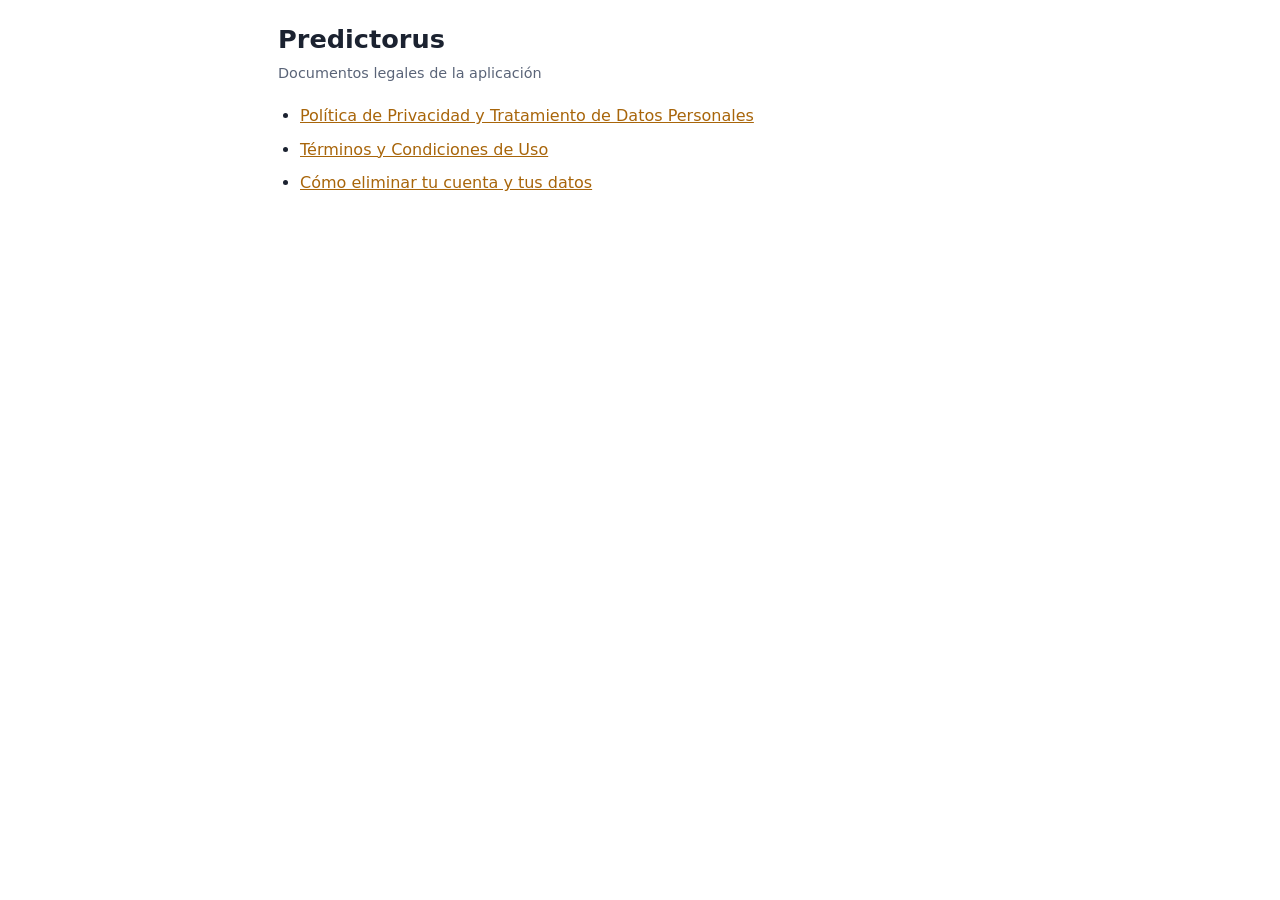
<file: index.html>
<!DOCTYPE html>
<html lang="es-CO">
<head>
<meta charset="utf-8">
<meta name="viewport" content="width=device-width, initial-scale=1">
<title>Predictorus – Documentos legales</title>
<link rel="stylesheet" href="estilos.css">
</head>
<body>
<main>

<h1>Predictorus</h1>
<p class="meta">Documentos legales de la aplicación</p>

<ul>
  <li><a href="privacidad.html">Política de Privacidad y Tratamiento de Datos Personales</a></li>
  <li><a href="terminos.html">Términos y Condiciones de Uso</a></li>
  <li><a href="eliminar-cuenta.html">Cómo eliminar tu cuenta y tus datos</a></li>
</ul>

</main>
</body>
</html>
</file>
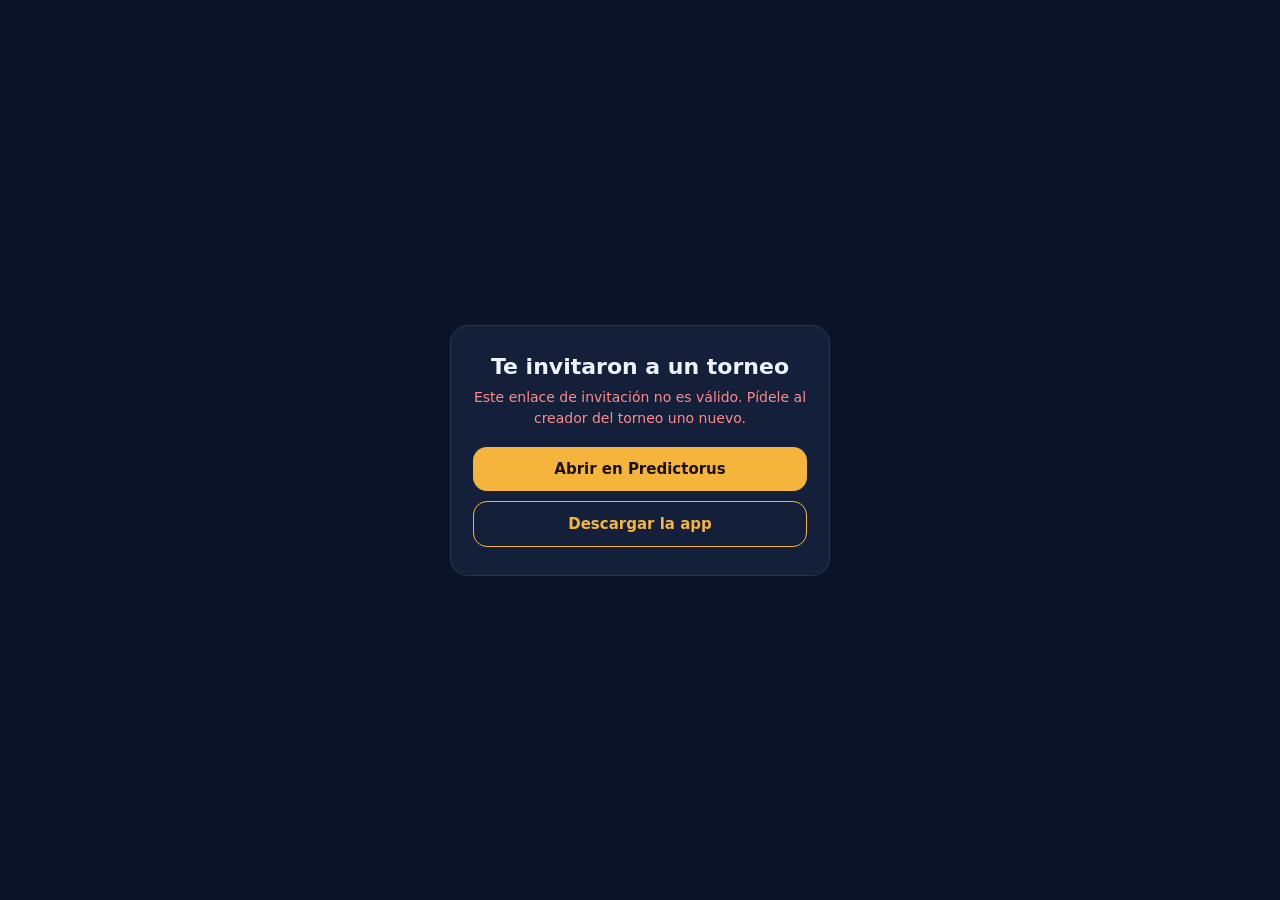
<file: invitar/index.html>
<!DOCTYPE html>
<html lang="es">
<head>
  <meta charset="utf-8">
  <meta name="viewport" content="width=device-width, initial-scale=1">
  <meta name="robots" content="noindex">
  <title>Invitación a un torneo · Predictorus</title>
  <style>
    :root { --fondo:#0b1426; --tarjeta:#14203a; --borde:#243556; --texto:#eef2fb; --suave:#9fb0cf; --acento:#f5b53d; --sobre-acento:#1a1204; }
    * { box-sizing: border-box; }
    body { margin:0; min-height:100vh; display:flex; align-items:center; justify-content:center; padding:20px;
           background:var(--fondo); color:var(--texto); font-family:system-ui,-apple-system,"Segoe UI",Roboto,sans-serif; }
    main { width:100%; max-width:380px; text-align:center; background:var(--tarjeta); border:1px solid var(--borde);
           border-radius:18px; padding:28px 22px; }
    h1 { font-size:22px; margin:0 0 8px; }
    p { color:var(--suave); font-size:14px; line-height:1.5; margin:0 0 18px; }
    a.boton { display:block; padding:13px 16px; border-radius:14px; font-weight:700; font-size:15px; text-decoration:none; margin-top:10px; }
    a.principal { background:var(--acento); color:var(--sobre-acento); }
    a.secundario { border:1px solid var(--acento); color:var(--acento); }
    .error { color:#ff8a8a; }
  </style>
</head>
<body>
  <main>
    <h1>Te invitaron a un torneo</h1>
    <p id="mensaje">Abriendo Predictorus…</p>
    <a id="abrir" class="boton principal" href="#" hidden>Abrir en Predictorus</a>
    <a id="descargar" class="boton secundario" href="#" hidden>Descargar la app</a>
  </main>
  <script>
    (function () {
      // Dónde se descarga la app si no está instalada (cámbialo si la distribuyes de otra forma,
      // por ejemplo con el enlace a tu página de Releases en GitHub)
      var URL_DESCARGA = 'https://play.google.com/store/apps/details?id=com.predictorus.app';

      var params = new URLSearchParams(location.search);
      var torneo = params.get('t') || '';
      var codigo = params.get('k') || '';
      var mensaje = document.getElementById('mensaje');
      var abrir = document.getElementById('abrir');
      var descargar = document.getElementById('descargar');

      // Solo letras y números: es lo que genera la app
      if (!/^[A-Za-z0-9]{10,40}$/.test(torneo) || !/^[A-Za-z0-9]{16,64}$/.test(codigo)) {
        mensaje.textContent = 'Este enlace de invitación no es válido. Pídele al creador del torneo uno nuevo.';
        mensaje.className = 'error';
        return;
      }

      var datos = 'invitar?t=' + torneo + '&k=' + codigo;
      var tienda = URL_DESCARGA;
      descargar.href = tienda;
      var esAndroid = /android/i.test(navigator.userAgent);

      // Android: el intent abre la app y, si no está instalada, lleva a la tienda
      var destino = esAndroid
        ? 'intent://' + datos + '#Intent;scheme=predictorus;package=com.predictorus.app;S.browser_fallback_url=' +
          encodeURIComponent(tienda) + ';end'
        : 'predictorus://' + datos;

      abrir.href = destino;
      abrir.hidden = false;
      descargar.hidden = false;
      mensaje.textContent = esAndroid
        ? 'Si no se abre sola, toca el botón. Necesitas la app de Predictorus con tu sesión iniciada.'
        : 'Esta invitación se abre desde la app de Predictorus en Android.';

      if (esAndroid) location.href = destino;
    })();
  </script>
</body>
</html>
</file>
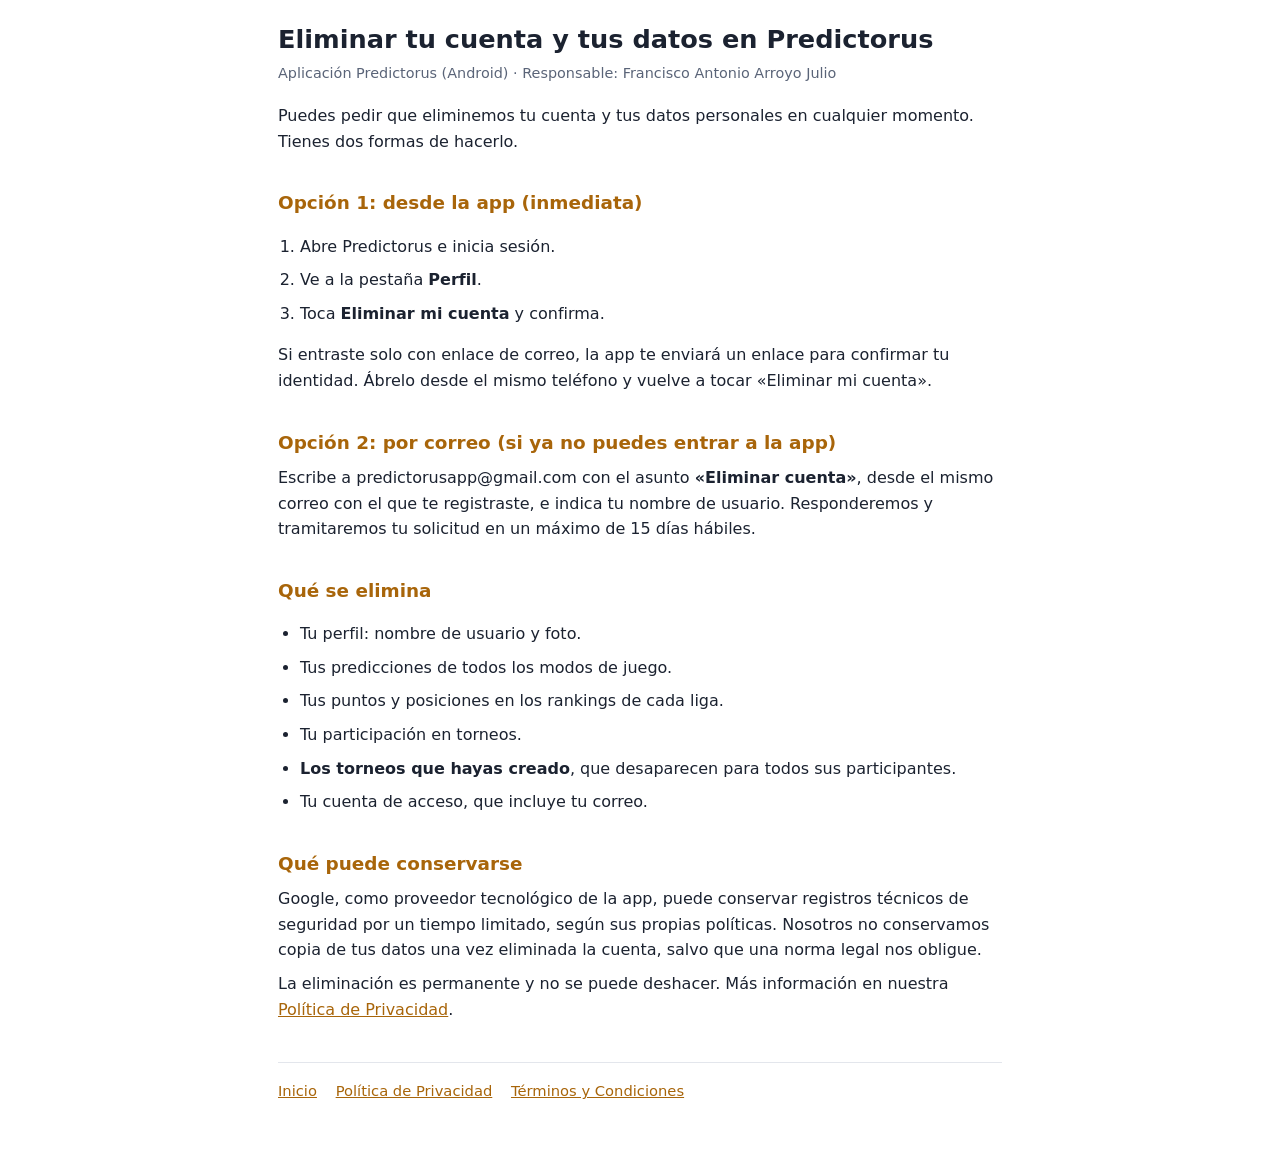
<file: eliminar-cuenta.html>
<!DOCTYPE html>
<html lang="es-CO">
<head>
<meta charset="utf-8">
<meta name="viewport" content="width=device-width, initial-scale=1">
<title>Eliminar tu cuenta y tus datos – Predictorus</title>
<link rel="stylesheet" href="estilos.css">
</head>
<body>
<main>

<h1>Eliminar tu cuenta y tus datos en Predictorus</h1>
<p class="meta">Aplicación Predictorus (Android) · Responsable: Francisco Antonio Arroyo Julio</p>

<p>Puedes pedir que eliminemos tu cuenta y tus datos personales en cualquier momento. Tienes dos formas de hacerlo.</p>

<h2>Opción 1: desde la app (inmediata)</h2>
<ol>
  <li>Abre Predictorus e inicia sesión.</li>
  <li>Ve a la pestaña <strong>Perfil</strong>.</li>
  <li>Toca <strong>Eliminar mi cuenta</strong> y confirma.</li>
</ol>
<p>Si entraste solo con enlace de correo, la app te enviará un enlace para confirmar tu identidad. Ábrelo desde el mismo teléfono y vuelve a tocar «Eliminar mi cuenta».</p>

<h2>Opción 2: por correo (si ya no puedes entrar a la app)</h2>
<p>Escribe a predictorusapp@gmail.com con el asunto <strong>«Eliminar cuenta»</strong>, desde el mismo correo con el que te registraste, e indica tu nombre de usuario. Responderemos y tramitaremos tu solicitud en un máximo de 15 días hábiles.</p>

<h2>Qué se elimina</h2>
<ul>
  <li>Tu perfil: nombre de usuario y foto.</li>
  <li>Tus predicciones de todos los modos de juego.</li>
  <li>Tus puntos y posiciones en los rankings de cada liga.</li>
  <li>Tu participación en torneos.</li>
  <li><strong>Los torneos que hayas creado</strong>, que desaparecen para todos sus participantes.</li>
  <li>Tu cuenta de acceso, que incluye tu correo.</li>
</ul>

<h2>Qué puede conservarse</h2>
<p>Google, como proveedor tecnológico de la app, puede conservar registros técnicos de seguridad por un tiempo limitado, según sus propias políticas. Nosotros no conservamos copia de tus datos una vez eliminada la cuenta, salvo que una norma legal nos obligue.</p>

<p>La eliminación es permanente y no se puede deshacer. Más información en nuestra <a href="privacidad.html#eliminar-cuenta">Política de Privacidad</a>.</p>

<nav class="pie">
  <a href="index.html">Inicio</a>
  <a href="privacidad.html">Política de Privacidad</a>
  <a href="terminos.html">Términos y Condiciones</a>
</nav>

</main>
</body>
</html>
</file>
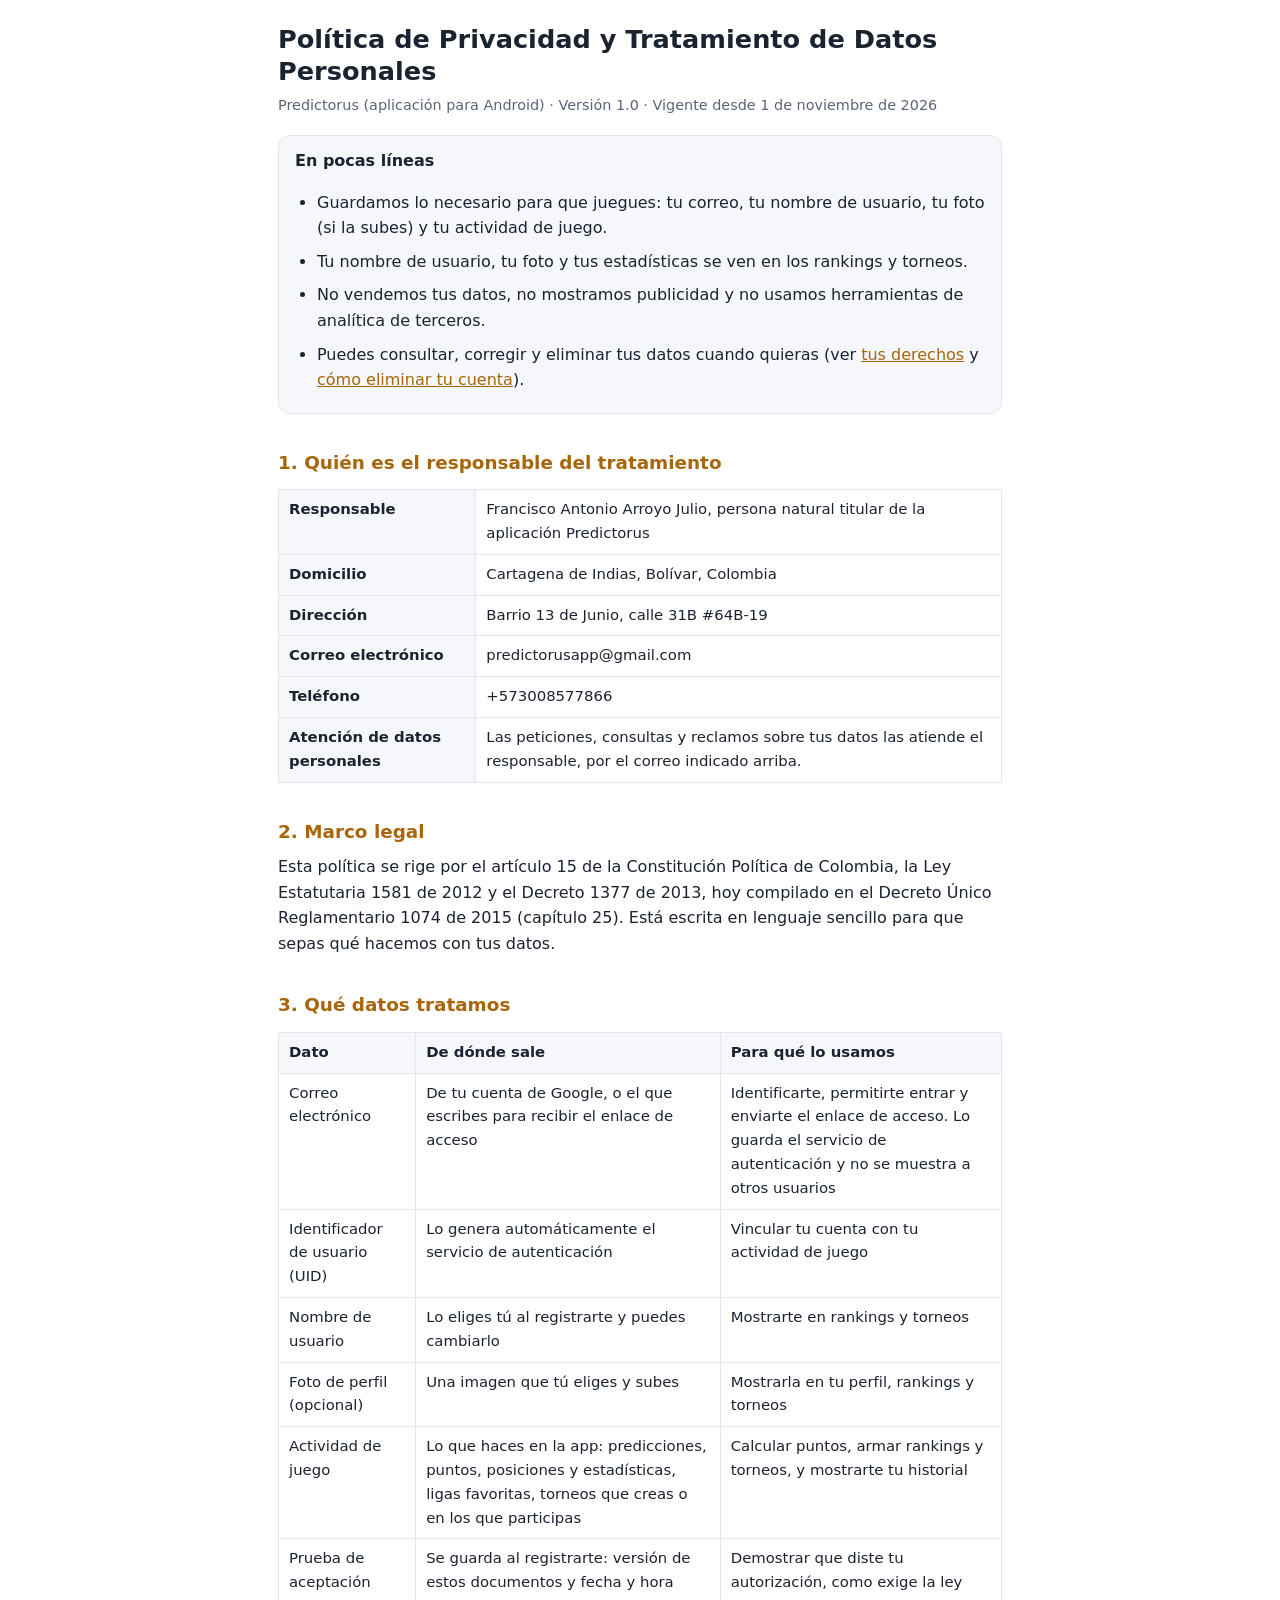
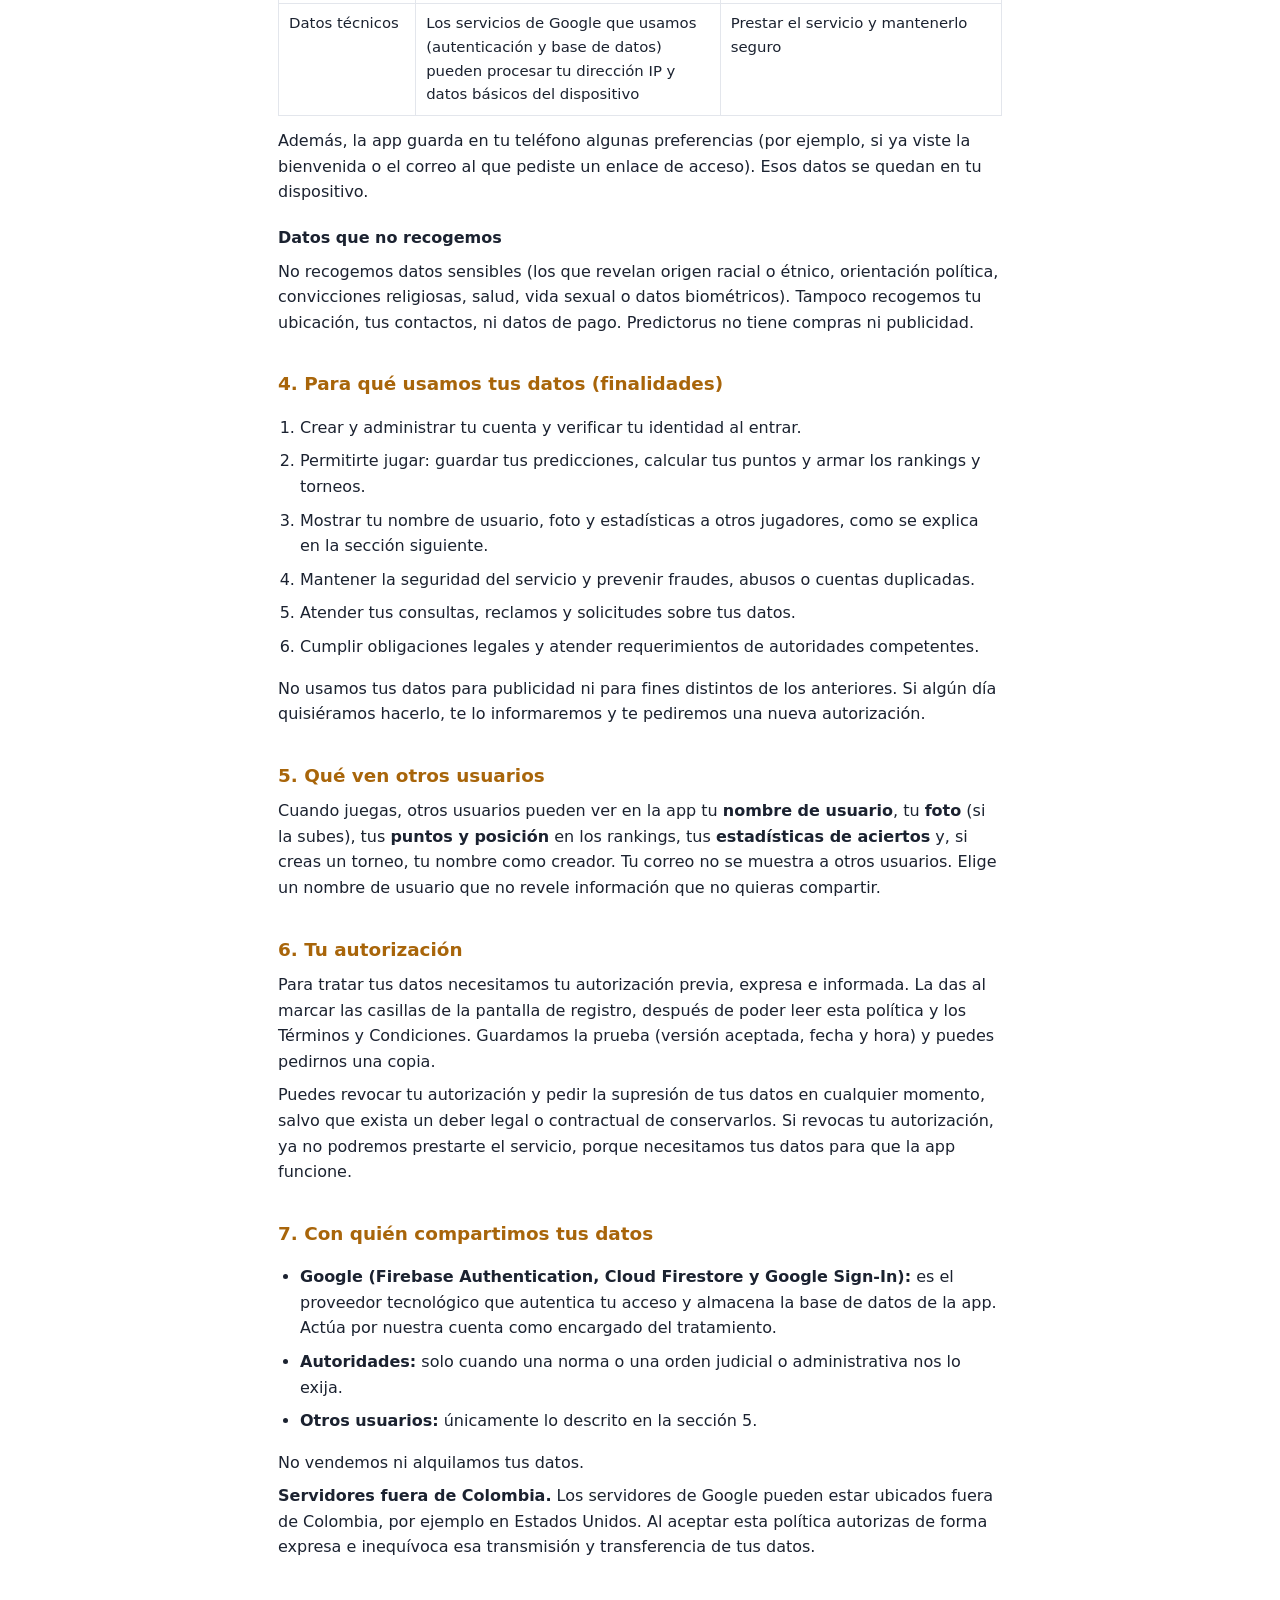
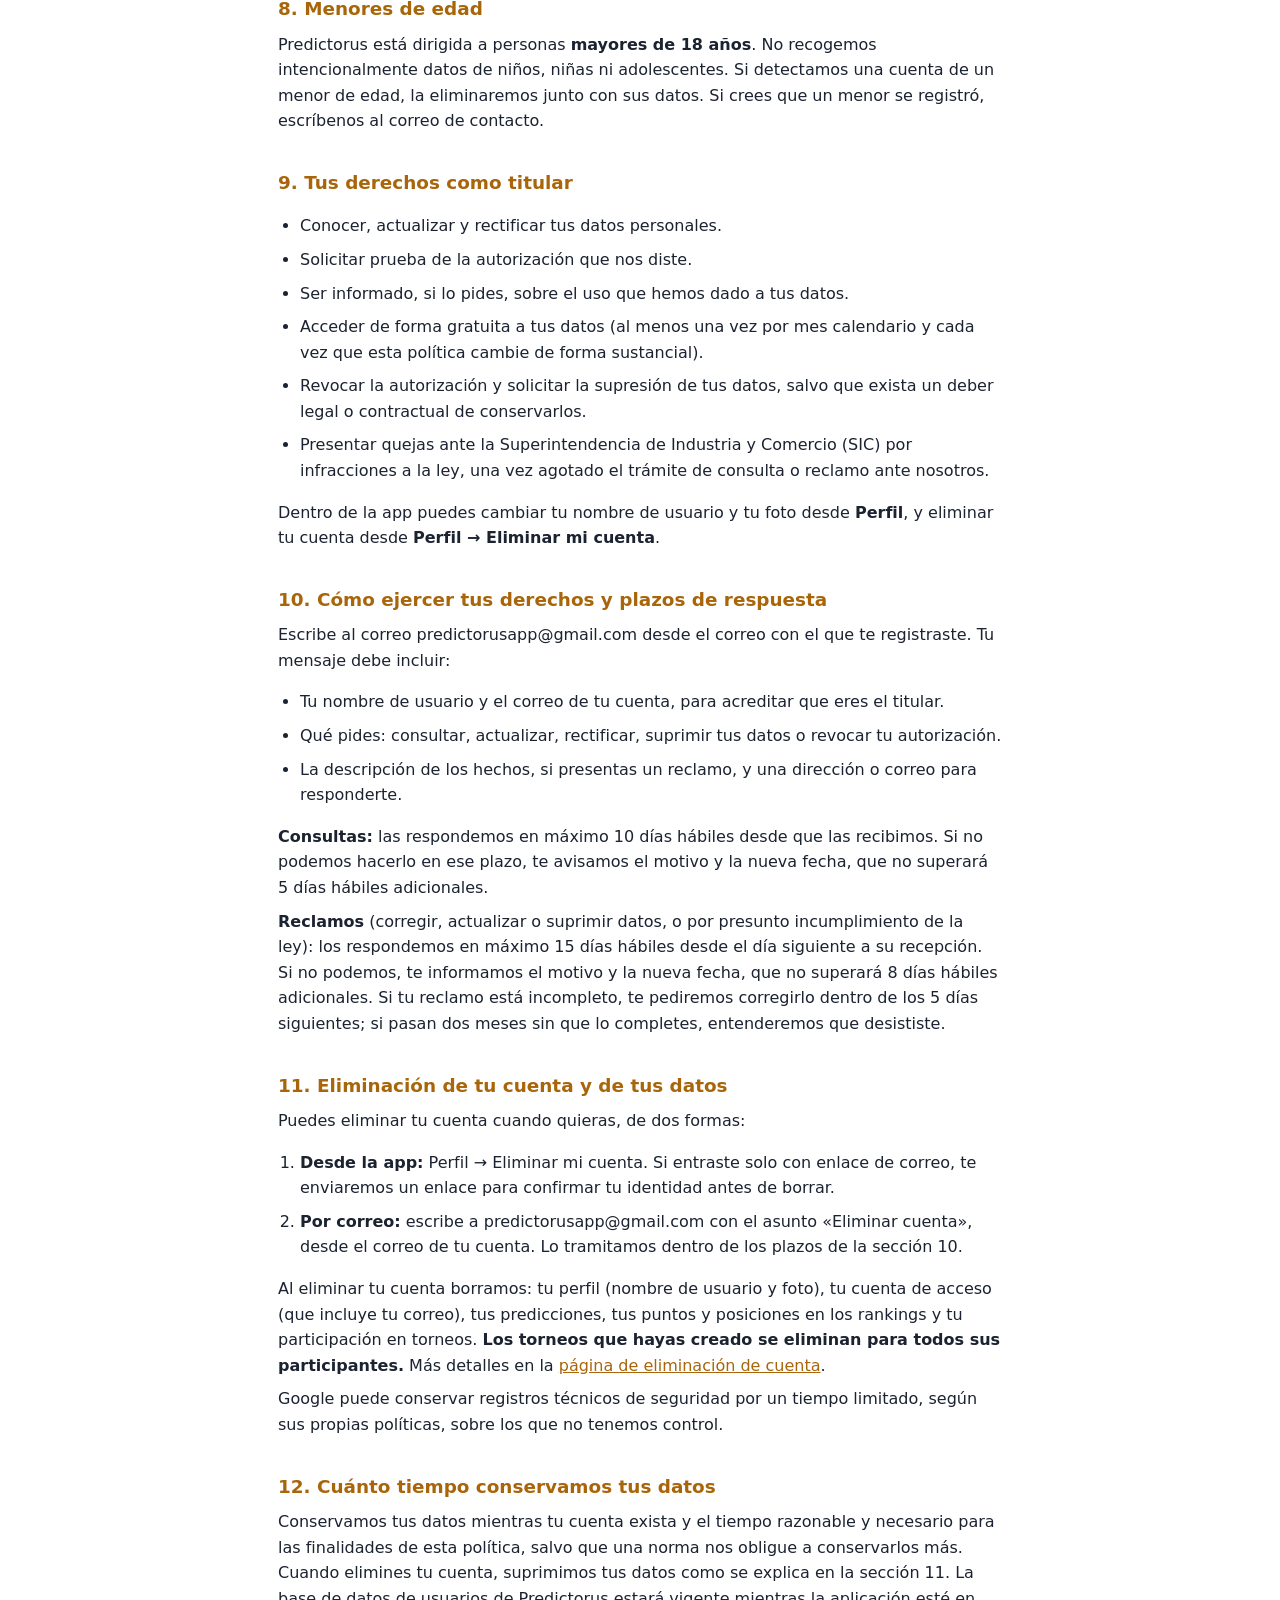
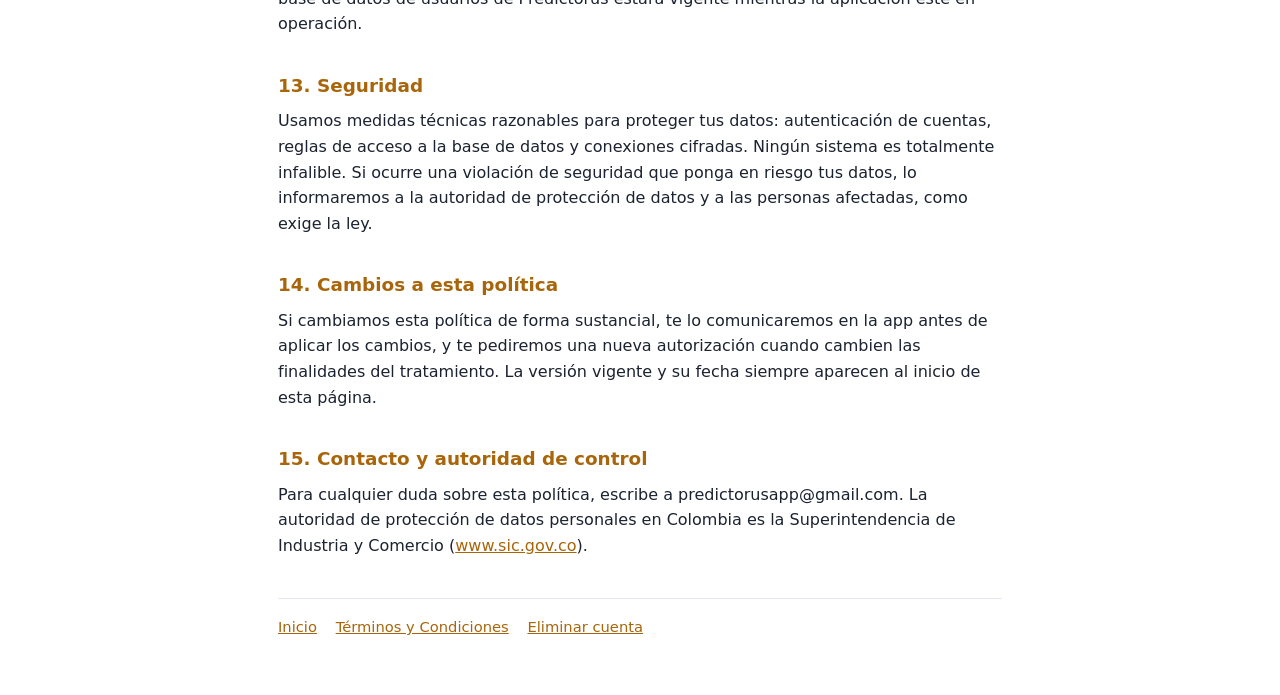
<file: privacidad.html>
<!DOCTYPE html>
<html lang="es-CO">
<head>
<meta charset="utf-8">
<meta name="viewport" content="width=device-width, initial-scale=1">
<title>Política de Privacidad y Tratamiento de Datos Personales – Predictorus</title>
<link rel="stylesheet" href="estilos.css">
</head>
<body>
<main>

<h1>Política de Privacidad y Tratamiento de Datos Personales</h1>
<p class="meta">Predictorus (aplicación para Android) · Versión 1.0 · Vigente desde 1 de noviembre de 2026</p>

<div class="resumen">
  <p><strong>En pocas líneas</strong></p>
  <ul>
    <li>Guardamos lo necesario para que juegues: tu correo, tu nombre de usuario, tu foto (si la subes) y tu actividad de juego.</li>
    <li>Tu nombre de usuario, tu foto y tus estadísticas se ven en los rankings y torneos.</li>
    <li>No vendemos tus datos, no mostramos publicidad y no usamos herramientas de analítica de terceros.</li>
    <li>Puedes consultar, corregir y eliminar tus datos cuando quieras (ver <a href="#derechos">tus derechos</a> y <a href="#eliminar-cuenta">cómo eliminar tu cuenta</a>).</li>
  </ul>
</div>

<h2 id="responsable">1. Quién es el responsable del tratamiento</h2>
<div class="tabla">
<table>
  <tr><th>Responsable</th><td>Francisco Antonio Arroyo Julio, persona natural titular de la aplicación Predictorus</td></tr>
  <tr><th>Domicilio</th><td>Cartagena de Indias, Bolívar, Colombia</td></tr>
  <tr><th>Dirección</th><td>Barrio 13 de Junio, calle 31B #64B-19</td></tr>
  <tr><th>Correo electrónico</th><td>predictorusapp@gmail.com</td></tr>
  <tr><th>Teléfono</th><td>+573008577866</td></tr>
  <tr><th>Atención de datos personales</th><td>Las peticiones, consultas y reclamos sobre tus datos las atiende el responsable, por el correo indicado arriba.</td></tr>
</table>
</div>

<h2 id="marco">2. Marco legal</h2>
<p>Esta política se rige por el artículo 15 de la Constitución Política de Colombia, la Ley Estatutaria 1581 de 2012 y el Decreto 1377 de 2013, hoy compilado en el Decreto Único Reglamentario 1074 de 2015 (capítulo 25). Está escrita en lenguaje sencillo para que sepas qué hacemos con tus datos.</p>

<h2 id="datos">3. Qué datos tratamos</h2>
<div class="tabla">
<table>
  <tr><th>Dato</th><th>De dónde sale</th><th>Para qué lo usamos</th></tr>
  <tr>
    <td>Correo electrónico</td>
    <td>De tu cuenta de Google, o el que escribes para recibir el enlace de acceso</td>
    <td>Identificarte, permitirte entrar y enviarte el enlace de acceso. Lo guarda el servicio de autenticación y no se muestra a otros usuarios</td>
  </tr>
  <tr>
    <td>Identificador de usuario (UID)</td>
    <td>Lo genera automáticamente el servicio de autenticación</td>
    <td>Vincular tu cuenta con tu actividad de juego</td>
  </tr>
  <tr>
    <td>Nombre de usuario</td>
    <td>Lo eliges tú al registrarte y puedes cambiarlo</td>
    <td>Mostrarte en rankings y torneos</td>
  </tr>
  <tr>
    <td>Foto de perfil (opcional)</td>
    <td>Una imagen que tú eliges y subes</td>
    <td>Mostrarla en tu perfil, rankings y torneos</td>
  </tr>
  <tr>
    <td>Actividad de juego</td>
    <td>Lo que haces en la app: predicciones, puntos, posiciones y estadísticas, ligas favoritas, torneos que creas o en los que participas</td>
    <td>Calcular puntos, armar rankings y torneos, y mostrarte tu historial</td>
  </tr>
  <tr>
    <td>Prueba de aceptación</td>
    <td>Se guarda al registrarte: versión de estos documentos y fecha y hora</td>
    <td>Demostrar que diste tu autorización, como exige la ley</td>
  </tr>
  <tr>
    <td>Datos técnicos</td>
    <td>Los servicios de Google que usamos (autenticación y base de datos) pueden procesar tu dirección IP y datos básicos del dispositivo</td>
    <td>Prestar el servicio y mantenerlo seguro</td>
  </tr>
</table>
</div>
<p>Además, la app guarda en tu teléfono algunas preferencias (por ejemplo, si ya viste la bienvenida o el correo al que pediste un enlace de acceso). Esos datos se quedan en tu dispositivo.</p>

<h3>Datos que no recogemos</h3>
<p>No recogemos datos sensibles (los que revelan origen racial o étnico, orientación política, convicciones religiosas, salud, vida sexual o datos biométricos). Tampoco recogemos tu ubicación, tus contactos, ni datos de pago. Predictorus no tiene compras ni publicidad.</p>

<h2 id="finalidades">4. Para qué usamos tus datos (finalidades)</h2>
<ol>
  <li>Crear y administrar tu cuenta y verificar tu identidad al entrar.</li>
  <li>Permitirte jugar: guardar tus predicciones, calcular tus puntos y armar los rankings y torneos.</li>
  <li>Mostrar tu nombre de usuario, foto y estadísticas a otros jugadores, como se explica en la sección siguiente.</li>
  <li>Mantener la seguridad del servicio y prevenir fraudes, abusos o cuentas duplicadas.</li>
  <li>Atender tus consultas, reclamos y solicitudes sobre tus datos.</li>
  <li>Cumplir obligaciones legales y atender requerimientos de autoridades competentes.</li>
</ol>
<p>No usamos tus datos para publicidad ni para fines distintos de los anteriores. Si algún día quisiéramos hacerlo, te lo informaremos y te pediremos una nueva autorización.</p>

<h2 id="visibles">5. Qué ven otros usuarios</h2>
<p>Cuando juegas, otros usuarios pueden ver en la app tu <strong>nombre de usuario</strong>, tu <strong>foto</strong> (si la subes), tus <strong>puntos y posición</strong> en los rankings, tus <strong>estadísticas de aciertos</strong> y, si creas un torneo, tu nombre como creador. Tu correo no se muestra a otros usuarios. Elige un nombre de usuario que no revele información que no quieras compartir.</p>

<h2 id="autorizacion">6. Tu autorización</h2>
<p>Para tratar tus datos necesitamos tu autorización previa, expresa e informada. La das al marcar las casillas de la pantalla de registro, después de poder leer esta política y los Términos y Condiciones. Guardamos la prueba (versión aceptada, fecha y hora) y puedes pedirnos una copia.</p>
<p>Puedes revocar tu autorización y pedir la supresión de tus datos en cualquier momento, salvo que exista un deber legal o contractual de conservarlos. Si revocas tu autorización, ya no podremos prestarte el servicio, porque necesitamos tus datos para que la app funcione.</p>

<h2 id="terceros">7. Con quién compartimos tus datos</h2>
<ul>
  <li><strong>Google (Firebase Authentication, Cloud Firestore y Google Sign-In):</strong> es el proveedor tecnológico que autentica tu acceso y almacena la base de datos de la app. Actúa por nuestra cuenta como encargado del tratamiento.</li>
  <li><strong>Autoridades:</strong> solo cuando una norma o una orden judicial o administrativa nos lo exija.</li>
  <li><strong>Otros usuarios:</strong> únicamente lo descrito en la sección 5.</li>
</ul>
<p>No vendemos ni alquilamos tus datos.</p>
<p><strong>Servidores fuera de Colombia.</strong> Los servidores de Google pueden estar ubicados fuera de Colombia, por ejemplo en Estados Unidos. Al aceptar esta política autorizas de forma expresa e inequívoca esa transmisión y transferencia de tus datos.</p>

<h2 id="menores">8. Menores de edad</h2>
<p>Predictorus está dirigida a personas <strong>mayores de 18 años</strong>. No recogemos intencionalmente datos de niños, niñas ni adolescentes. Si detectamos una cuenta de un menor de edad, la eliminaremos junto con sus datos. Si crees que un menor se registró, escríbenos al correo de contacto.</p>

<h2 id="derechos">9. Tus derechos como titular</h2>
<ul>
  <li>Conocer, actualizar y rectificar tus datos personales.</li>
  <li>Solicitar prueba de la autorización que nos diste.</li>
  <li>Ser informado, si lo pides, sobre el uso que hemos dado a tus datos.</li>
  <li>Acceder de forma gratuita a tus datos (al menos una vez por mes calendario y cada vez que esta política cambie de forma sustancial).</li>
  <li>Revocar la autorización y solicitar la supresión de tus datos, salvo que exista un deber legal o contractual de conservarlos.</li>
  <li>Presentar quejas ante la Superintendencia de Industria y Comercio (SIC) por infracciones a la ley, una vez agotado el trámite de consulta o reclamo ante nosotros.</li>
</ul>
<p>Dentro de la app puedes cambiar tu nombre de usuario y tu foto desde <strong>Perfil</strong>, y eliminar tu cuenta desde <strong>Perfil → Eliminar mi cuenta</strong>.</p>

<h2 id="procedimiento">10. Cómo ejercer tus derechos y plazos de respuesta</h2>
<p>Escribe al correo predictorusapp@gmail.com desde el correo con el que te registraste. Tu mensaje debe incluir:</p>
<ul>
  <li>Tu nombre de usuario y el correo de tu cuenta, para acreditar que eres el titular.</li>
  <li>Qué pides: consultar, actualizar, rectificar, suprimir tus datos o revocar tu autorización.</li>
  <li>La descripción de los hechos, si presentas un reclamo, y una dirección o correo para responderte.</li>
</ul>
<p><strong>Consultas:</strong> las respondemos en máximo 10 días hábiles desde que las recibimos. Si no podemos hacerlo en ese plazo, te avisamos el motivo y la nueva fecha, que no superará 5 días hábiles adicionales.</p>
<p><strong>Reclamos</strong> (corregir, actualizar o suprimir datos, o por presunto incumplimiento de la ley): los respondemos en máximo 15 días hábiles desde el día siguiente a su recepción. Si no podemos, te informamos el motivo y la nueva fecha, que no superará 8 días hábiles adicionales. Si tu reclamo está incompleto, te pediremos corregirlo dentro de los 5 días siguientes; si pasan dos meses sin que lo completes, entenderemos que desististe.</p>

<h2 id="eliminar-cuenta">11. Eliminación de tu cuenta y de tus datos</h2>
<p>Puedes eliminar tu cuenta cuando quieras, de dos formas:</p>
<ol>
  <li><strong>Desde la app:</strong> Perfil → Eliminar mi cuenta. Si entraste solo con enlace de correo, te enviaremos un enlace para confirmar tu identidad antes de borrar.</li>
  <li><strong>Por correo:</strong> escribe a predictorusapp@gmail.com con el asunto «Eliminar cuenta», desde el correo de tu cuenta. Lo tramitamos dentro de los plazos de la sección 10.</li>
</ol>
<p>Al eliminar tu cuenta borramos: tu perfil (nombre de usuario y foto), tu cuenta de acceso (que incluye tu correo), tus predicciones, tus puntos y posiciones en los rankings y tu participación en torneos. <strong>Los torneos que hayas creado se eliminan para todos sus participantes.</strong> Más detalles en la <a href="eliminar-cuenta.html">página de eliminación de cuenta</a>.</p>
<p>Google puede conservar registros técnicos de seguridad por un tiempo limitado, según sus propias políticas, sobre los que no tenemos control.</p>

<h2 id="conservacion">12. Cuánto tiempo conservamos tus datos</h2>
<p>Conservamos tus datos mientras tu cuenta exista y el tiempo razonable y necesario para las finalidades de esta política, salvo que una norma nos obligue a conservarlos más. Cuando elimines tu cuenta, suprimimos tus datos como se explica en la sección 11. La base de datos de usuarios de Predictorus estará vigente mientras la aplicación esté en operación.</p>

<h2 id="seguridad">13. Seguridad</h2>
<p>Usamos medidas técnicas razonables para proteger tus datos: autenticación de cuentas, reglas de acceso a la base de datos y conexiones cifradas. Ningún sistema es totalmente infalible. Si ocurre una violación de seguridad que ponga en riesgo tus datos, lo informaremos a la autoridad de protección de datos y a las personas afectadas, como exige la ley.</p>

<h2 id="cambios">14. Cambios a esta política</h2>
<p>Si cambiamos esta política de forma sustancial, te lo comunicaremos en la app antes de aplicar los cambios, y te pediremos una nueva autorización cuando cambien las finalidades del tratamiento. La versión vigente y su fecha siempre aparecen al inicio de esta página.</p>

<h2 id="contacto">15. Contacto y autoridad de control</h2>
<p>Para cualquier duda sobre esta política, escribe a predictorusapp@gmail.com. La autoridad de protección de datos personales en Colombia es la Superintendencia de Industria y Comercio (<a href="https://www.sic.gov.co">www.sic.gov.co</a>).</p>

<nav class="pie">
  <a href="index.html">Inicio</a>
  <a href="terminos.html">Términos y Condiciones</a>
  <a href="eliminar-cuenta.html">Eliminar cuenta</a>
</nav>

</main>
</body>
</html>
</file>
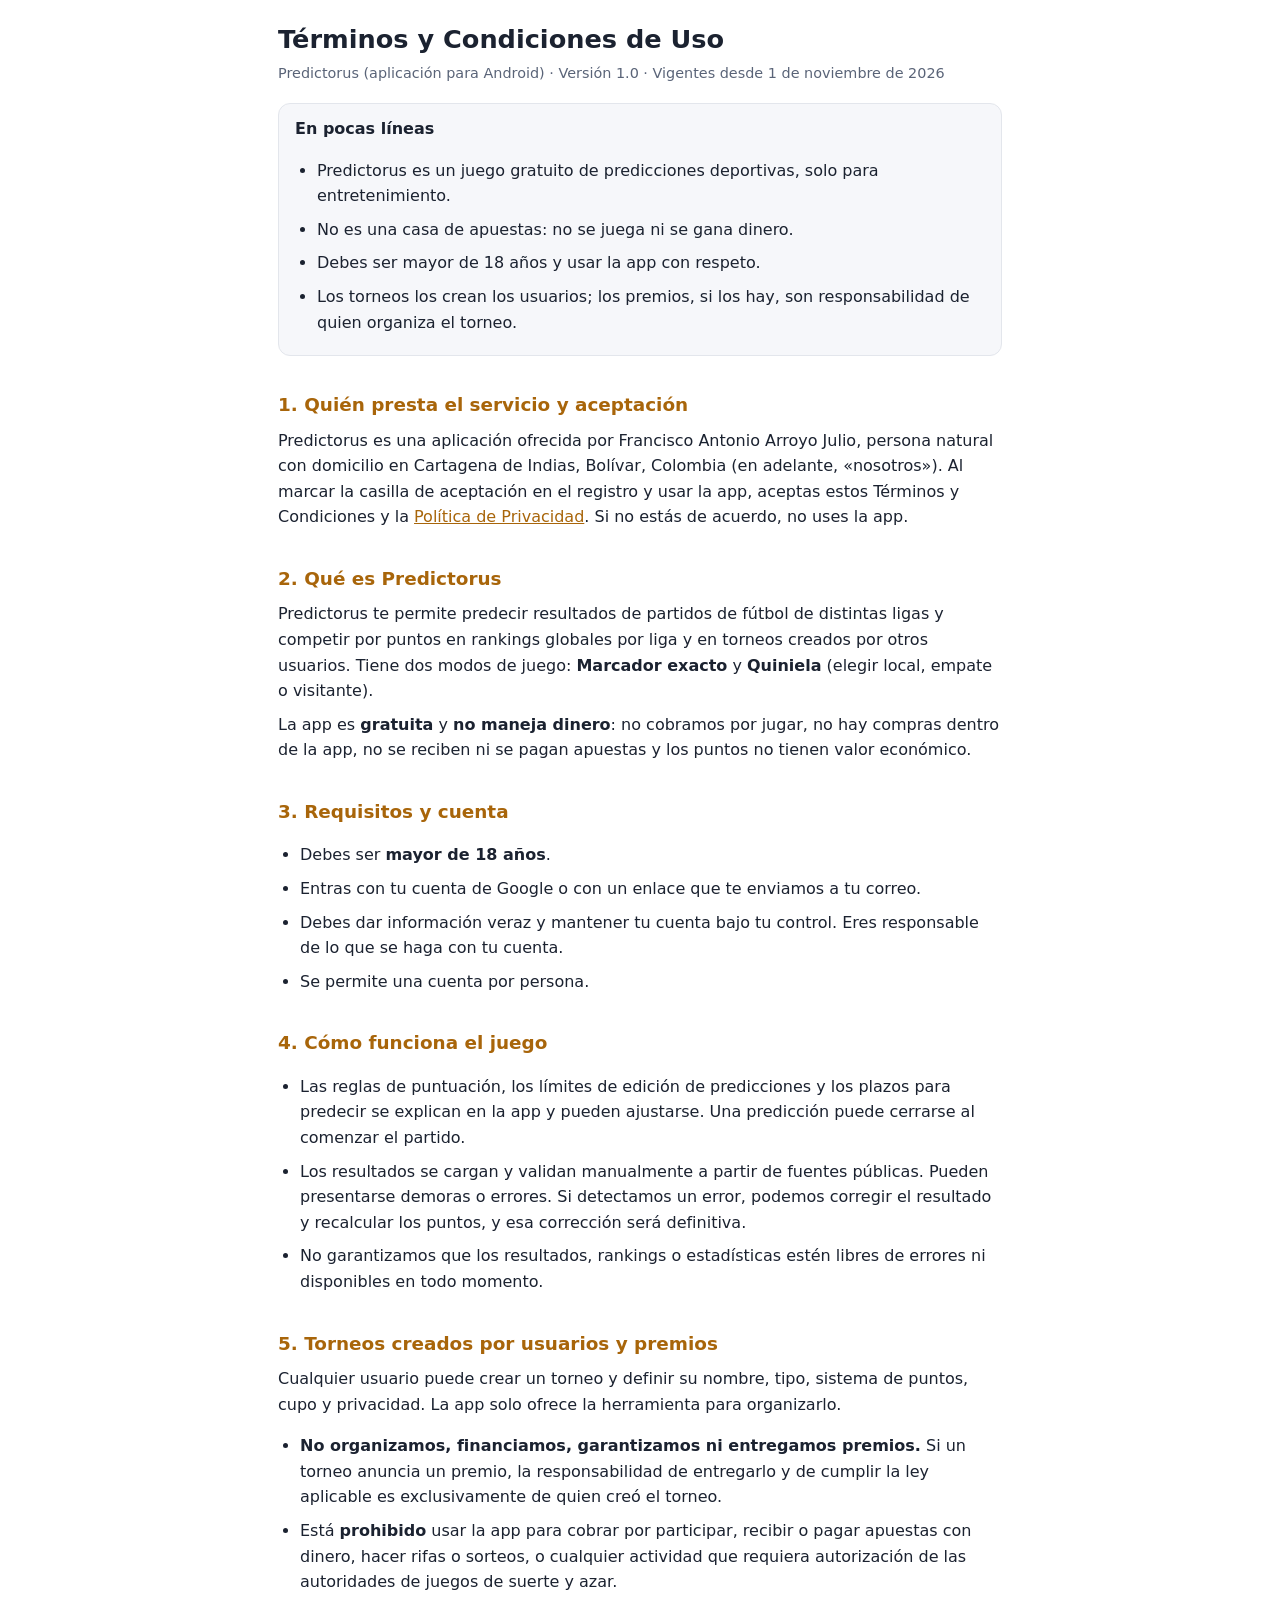
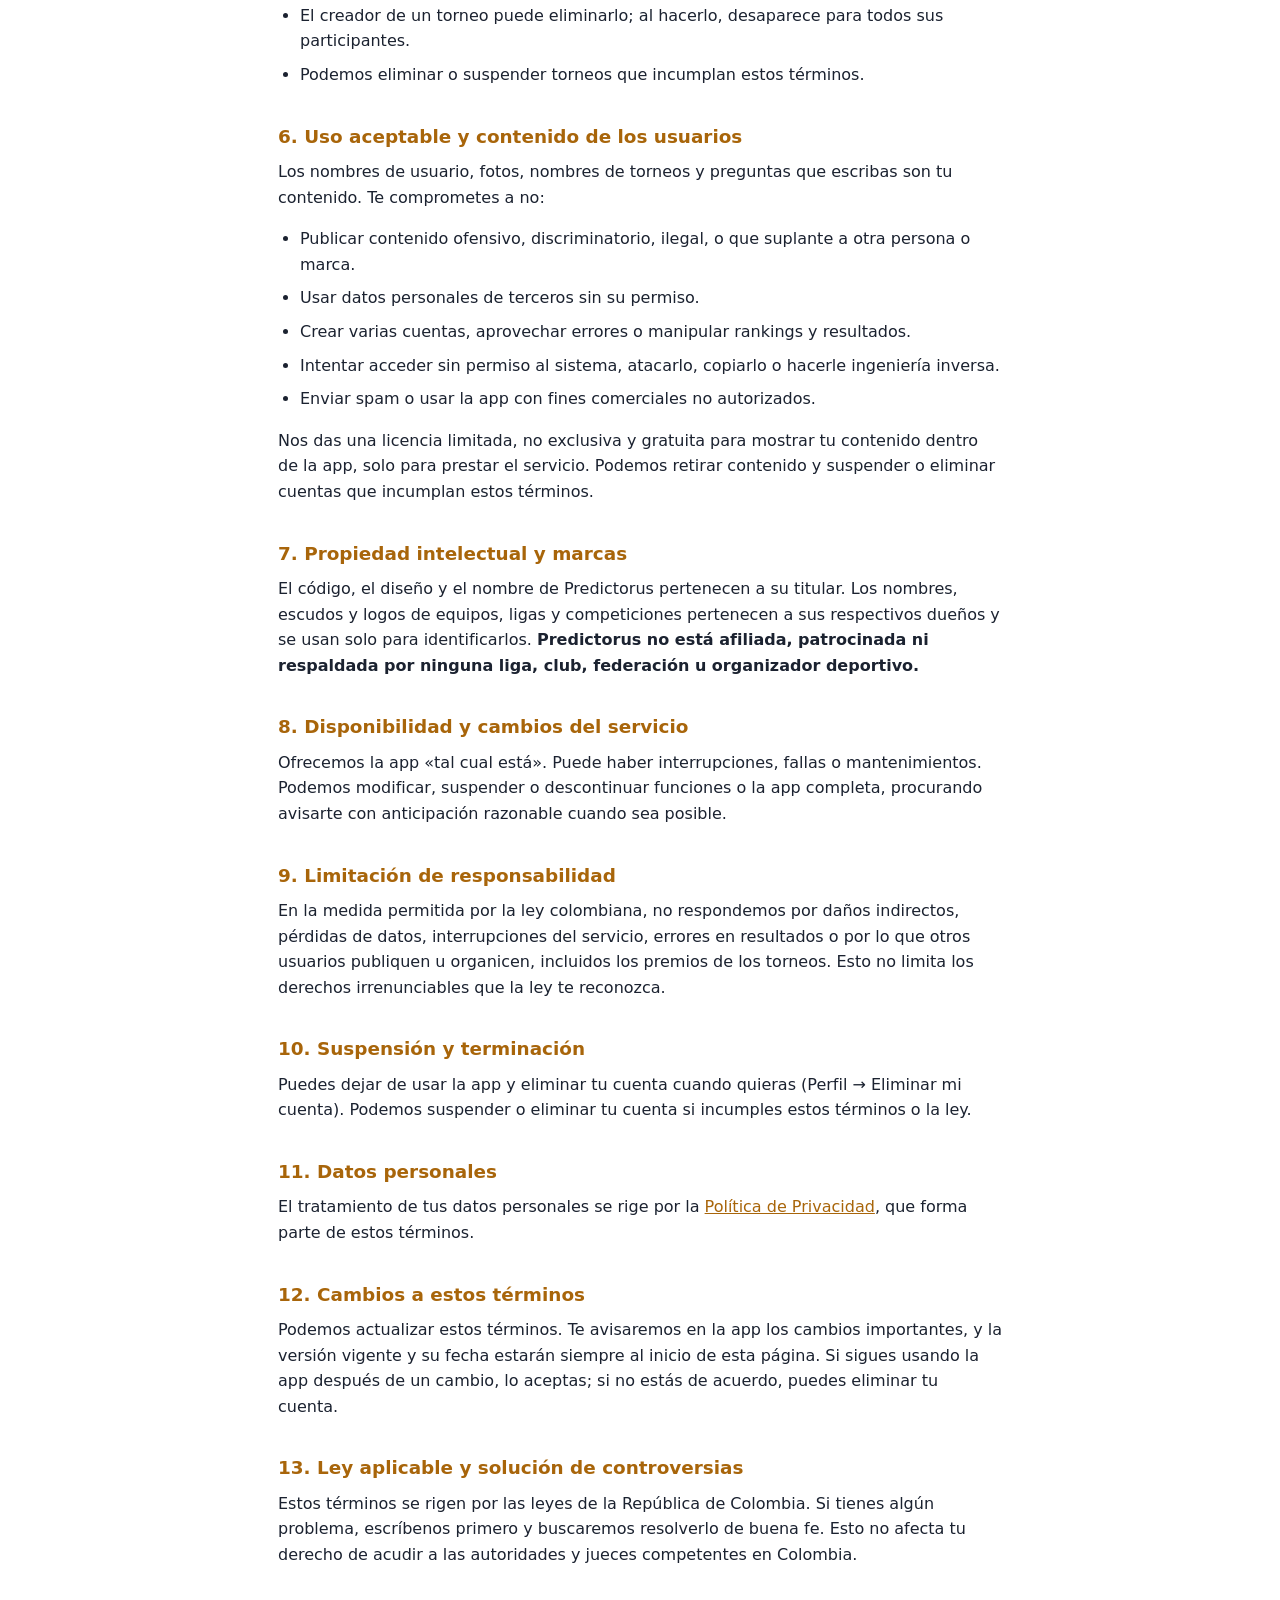
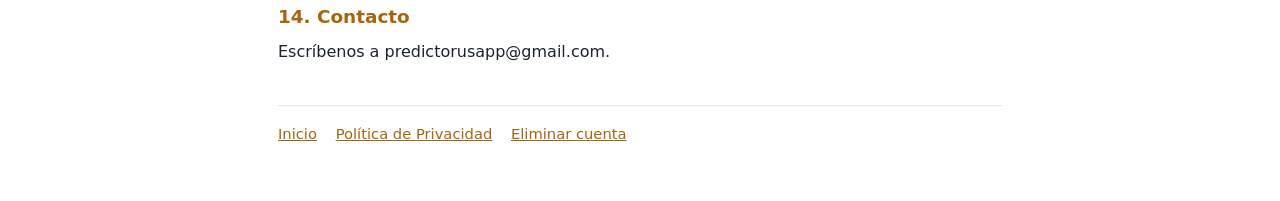
<file: terminos.html>
<!DOCTYPE html>
<html lang="es-CO">
<head>
<meta charset="utf-8">
<meta name="viewport" content="width=device-width, initial-scale=1">
<title>Términos y Condiciones de Uso – Predictorus</title>
<link rel="stylesheet" href="estilos.css">
</head>
<body>
<main>

<h1>Términos y Condiciones de Uso</h1>
<p class="meta">Predictorus (aplicación para Android) · Versión 1.0 · Vigentes desde 1 de noviembre de 2026</p>

<div class="resumen">
  <p><strong>En pocas líneas</strong></p>
  <ul>
    <li>Predictorus es un juego gratuito de predicciones deportivas, solo para entretenimiento.</li>
    <li>No es una casa de apuestas: no se juega ni se gana dinero.</li>
    <li>Debes ser mayor de 18 años y usar la app con respeto.</li>
    <li>Los torneos los crean los usuarios; los premios, si los hay, son responsabilidad de quien organiza el torneo.</li>
  </ul>
</div>

<h2 id="aceptacion">1. Quién presta el servicio y aceptación</h2>
<p>Predictorus es una aplicación ofrecida por Francisco Antonio Arroyo Julio, persona natural con domicilio en Cartagena de Indias, Bolívar, Colombia (en adelante, «nosotros»). Al marcar la casilla de aceptación en el registro y usar la app, aceptas estos Términos y Condiciones y la <a href="privacidad.html">Política de Privacidad</a>. Si no estás de acuerdo, no uses la app.</p>

<h2 id="servicio">2. Qué es Predictorus</h2>
<p>Predictorus te permite predecir resultados de partidos de fútbol de distintas ligas y competir por puntos en rankings globales por liga y en torneos creados por otros usuarios. Tiene dos modos de juego: <strong>Marcador exacto</strong> y <strong>Quiniela</strong> (elegir local, empate o visitante).</p>
<p>La app es <strong>gratuita</strong> y <strong>no maneja dinero</strong>: no cobramos por jugar, no hay compras dentro de la app, no se reciben ni se pagan apuestas y los puntos no tienen valor económico.</p>

<h2 id="requisitos">3. Requisitos y cuenta</h2>
<ul>
  <li>Debes ser <strong>mayor de 18 años</strong>.</li>
  <li>Entras con tu cuenta de Google o con un enlace que te enviamos a tu correo.</li>
  <li>Debes dar información veraz y mantener tu cuenta bajo tu control. Eres responsable de lo que se haga con tu cuenta.</li>
  <li>Se permite una cuenta por persona.</li>
</ul>

<h2 id="juego">4. Cómo funciona el juego</h2>
<ul>
  <li>Las reglas de puntuación, los límites de edición de predicciones y los plazos para predecir se explican en la app y pueden ajustarse. Una predicción puede cerrarse al comenzar el partido.</li>
  <li>Los resultados se cargan y validan manualmente a partir de fuentes públicas. Pueden presentarse demoras o errores. Si detectamos un error, podemos corregir el resultado y recalcular los puntos, y esa corrección será definitiva.</li>
  <li>No garantizamos que los resultados, rankings o estadísticas estén libres de errores ni disponibles en todo momento.</li>
</ul>

<h2 id="torneos">5. Torneos creados por usuarios y premios</h2>
<p>Cualquier usuario puede crear un torneo y definir su nombre, tipo, sistema de puntos, cupo y privacidad. La app solo ofrece la herramienta para organizarlo.</p>
<ul>
  <li><strong>No organizamos, financiamos, garantizamos ni entregamos premios.</strong> Si un torneo anuncia un premio, la responsabilidad de entregarlo y de cumplir la ley aplicable es exclusivamente de quien creó el torneo.</li>
  <li>Está <strong>prohibido</strong> usar la app para cobrar por participar, recibir o pagar apuestas con dinero, hacer rifas o sorteos, o cualquier actividad que requiera autorización de las autoridades de juegos de suerte y azar.</li>
  <li>El creador de un torneo puede eliminarlo; al hacerlo, desaparece para todos sus participantes.</li>
  <li>Podemos eliminar o suspender torneos que incumplan estos términos.</li>
</ul>

<h2 id="conducta">6. Uso aceptable y contenido de los usuarios</h2>
<p>Los nombres de usuario, fotos, nombres de torneos y preguntas que escribas son tu contenido. Te comprometes a no:</p>
<ul>
  <li>Publicar contenido ofensivo, discriminatorio, ilegal, o que suplante a otra persona o marca.</li>
  <li>Usar datos personales de terceros sin su permiso.</li>
  <li>Crear varias cuentas, aprovechar errores o manipular rankings y resultados.</li>
  <li>Intentar acceder sin permiso al sistema, atacarlo, copiarlo o hacerle ingeniería inversa.</li>
  <li>Enviar spam o usar la app con fines comerciales no autorizados.</li>
</ul>
<p>Nos das una licencia limitada, no exclusiva y gratuita para mostrar tu contenido dentro de la app, solo para prestar el servicio. Podemos retirar contenido y suspender o eliminar cuentas que incumplan estos términos.</p>

<h2 id="propiedad">7. Propiedad intelectual y marcas</h2>
<p>El código, el diseño y el nombre de Predictorus pertenecen a su titular. Los nombres, escudos y logos de equipos, ligas y competiciones pertenecen a sus respectivos dueños y se usan solo para identificarlos. <strong>Predictorus no está afiliada, patrocinada ni respaldada por ninguna liga, club, federación u organizador deportivo.</strong></p>

<h2 id="disponibilidad">8. Disponibilidad y cambios del servicio</h2>
<p>Ofrecemos la app «tal cual está». Puede haber interrupciones, fallas o mantenimientos. Podemos modificar, suspender o descontinuar funciones o la app completa, procurando avisarte con anticipación razonable cuando sea posible.</p>

<h2 id="responsabilidad">9. Limitación de responsabilidad</h2>
<p>En la medida permitida por la ley colombiana, no respondemos por daños indirectos, pérdidas de datos, interrupciones del servicio, errores en resultados o por lo que otros usuarios publiquen u organicen, incluidos los premios de los torneos. Esto no limita los derechos irrenunciables que la ley te reconozca.</p>

<h2 id="terminacion">10. Suspensión y terminación</h2>
<p>Puedes dejar de usar la app y eliminar tu cuenta cuando quieras (Perfil → Eliminar mi cuenta). Podemos suspender o eliminar tu cuenta si incumples estos términos o la ley.</p>

<h2 id="datos">11. Datos personales</h2>
<p>El tratamiento de tus datos personales se rige por la <a href="privacidad.html">Política de Privacidad</a>, que forma parte de estos términos.</p>

<h2 id="cambios">12. Cambios a estos términos</h2>
<p>Podemos actualizar estos términos. Te avisaremos en la app los cambios importantes, y la versión vigente y su fecha estarán siempre al inicio de esta página. Si sigues usando la app después de un cambio, lo aceptas; si no estás de acuerdo, puedes eliminar tu cuenta.</p>

<h2 id="ley">13. Ley aplicable y solución de controversias</h2>
<p>Estos términos se rigen por las leyes de la República de Colombia. Si tienes algún problema, escríbenos primero y buscaremos resolverlo de buena fe. Esto no afecta tu derecho de acudir a las autoridades y jueces competentes en Colombia.</p>

<h2 id="contacto">14. Contacto</h2>
<p>Escríbenos a predictorusapp@gmail.com.</p>

<nav class="pie">
  <a href="index.html">Inicio</a>
  <a href="privacidad.html">Política de Privacidad</a>
  <a href="eliminar-cuenta.html">Eliminar cuenta</a>
</nav>

</main>
</body>
</html>
</file>
<file: estilos.css>
:root {
  --fondo: #ffffff;
  --texto: #1b2230;
  --suave: #5a6478;
  --acento: #a8650a;
  --borde: #e3e6ec;
  --caja: #f6f7fa;
}

@media (prefers-color-scheme: dark) {
  :root {
    --fondo: #0a0f1f;
    --texto: #eef1f7;
    --suave: #9aa6c0;
    --acento: #f2a93b;
    --borde: #22304c;
    --caja: #121a2e;
  }
}

* { box-sizing: border-box; }

body {
  margin: 0;
  background: var(--fondo);
  color: var(--texto);
  font-family: system-ui, -apple-system, "Segoe UI", Roboto, Arial, sans-serif;
  line-height: 1.6;
  font-size: 16px;
}

main {
  max-width: 760px;
  margin: 0 auto;
  padding: 24px 18px 56px;
}

h1 { font-size: 1.6rem; line-height: 1.25; margin: 0 0 6px; }
h2 { font-size: 1.15rem; margin: 34px 0 8px; color: var(--acento); }
h3 { font-size: 1rem; margin: 20px 0 4px; }

p, li { margin: 8px 0; }
ul, ol { padding-left: 22px; }

a { color: var(--acento); }

.meta { color: var(--suave); font-size: 0.9rem; margin: 0 0 18px; }

.resumen {
  background: var(--caja);
  border: 1px solid var(--borde);
  border-radius: 12px;
  padding: 4px 16px;
  margin: 18px 0;
}

.tabla {
  overflow-x: auto;
  margin: 12px 0;
}

table {
  border-collapse: collapse;
  width: 100%;
  min-width: 520px;
  font-size: 0.93rem;
}

th, td {
  border: 1px solid var(--borde);
  padding: 8px 10px;
  text-align: left;
  vertical-align: top;
}

th { background: var(--caja); }

mark.completar {
  background: #fff3a3;
  color: #000;
  padding: 0 3px;
  border-radius: 3px;
}

nav.pie {
  margin-top: 40px;
  padding-top: 16px;
  border-top: 1px solid var(--borde);
  font-size: 0.92rem;
  color: var(--suave);
}

nav.pie a { margin-right: 14px; }
</file>
